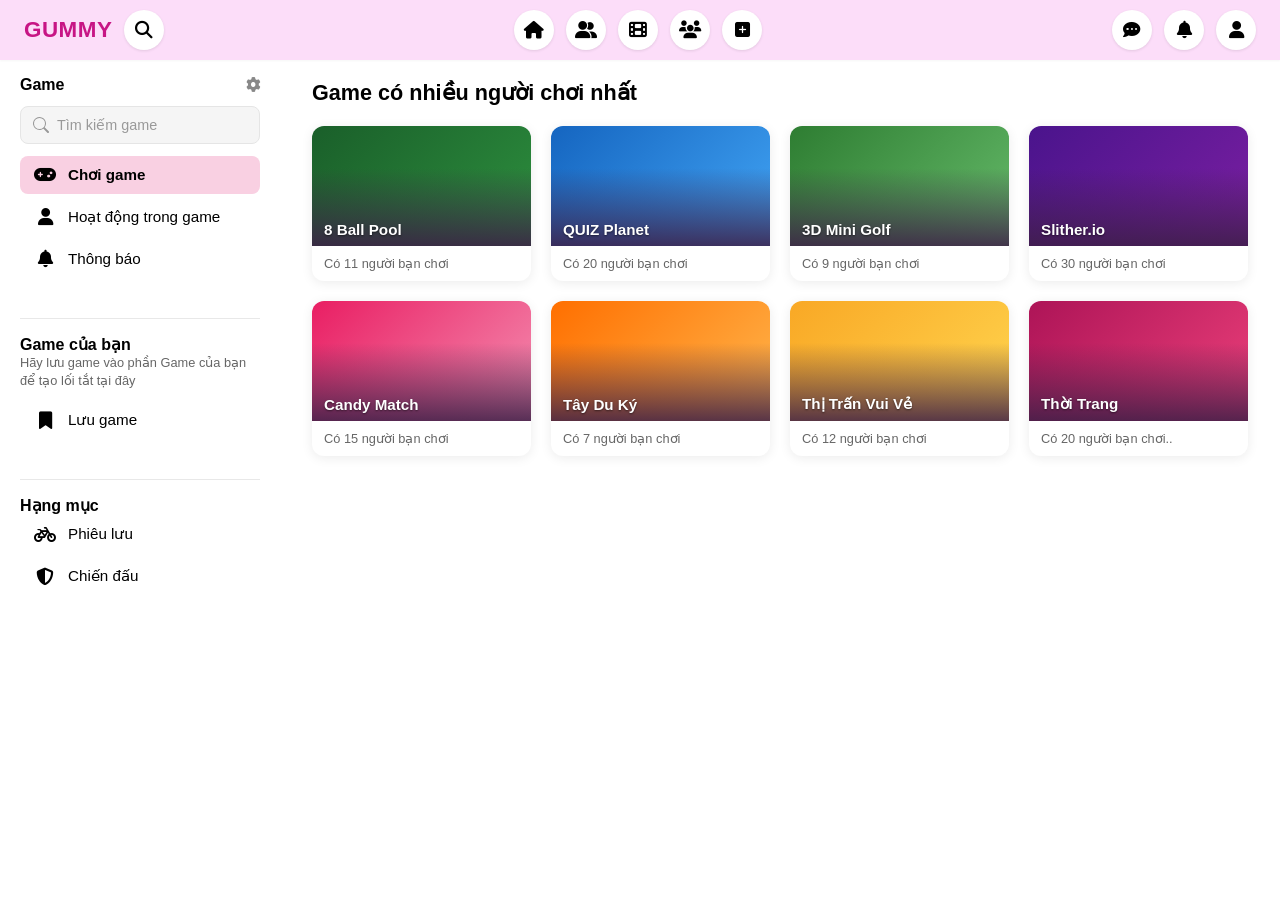
<file: game.html>
<!DOCTYPE html>
<html lang="vi">
<head>
  <meta charset="UTF-8">
  <meta name="viewport" content="width=device-width, initial-scale=1.0">
  <title>GUMMY - Game</title>
  <link rel="stylesheet" href="https://cdnjs.cloudflare.com/ajax/libs/font-awesome/6.4.0/css/all.min.css">
  <style>
    * {
      margin: 0;
      padding: 0;
      box-sizing: border-box;
    }
    body {
      font-family: 'Segoe UI', Tahoma, Geneva, Verdana, sans-serif;
      background: #fff;
      min-height: 100vh;
      color: #333;
    }

    /* Header - nền #FCDDF9, logo fuchsia, nút tròn trắng icon viền đen, 3 nhóm trái-giữa-phải */
    .header {
      background: #FCDDF9;
      min-height: 56px;
      display: flex;
      align-items: center;
      justify-content: space-between;
      padding: 10px 24px;
      position: fixed;
      top: 0;
      left: 0;
      right: 0;
      z-index: 100;
      box-shadow: 0 1px 2px rgba(0,0,0,0.04);
    }
    .header-left {
      display: flex;
      align-items: center;
      gap: 12px;
      flex-shrink: 0;
    }
    .logo {
      font-weight: 700;
      font-size: 1.4rem;
      color: #C71585;
      letter-spacing: 0.5px;
    }
    .header-btn {
      display: inline-flex;
      align-items: center;
      justify-content: center;
      width: 40px;
      height: 40px;
      border: none;
      background: #fff;
      color: #000;
      font-size: 1.1rem;
      cursor: pointer;
      border-radius: 50%;
      box-shadow: 0 1px 3px rgba(0,0,0,0.1);
      transition: box-shadow 0.2s;
    }
    .header-btn:hover {
      box-shadow: 0 2px 6px rgba(0,0,0,0.14);
    }
    .header-btn i {
      color: inherit;
      font-size: inherit;
    }
    .header-nav-center {
      display: flex;
      align-items: center;
      gap: 12px;
      flex: 1;
      justify-content: center;
    }
    .header-nav-right {
      display: flex;
      align-items: center;
      gap: 12px;
      flex-shrink: 0;
    }

    /* Layout */
    .layout {
      display: flex;
      padding-top: 56px;
      min-height: 100vh;
    }

    /* Sidebar - trắng, chữ đen, active #F9D0E2 chữ đen, divider */
    .sidebar {
      width: 280px;
      background: #fff;
      padding: 20px 0;
      box-shadow: 2px 0 8px rgba(0,0,0,0.04);
      flex-shrink: 0;
    }
    .sidebar-section {
      padding: 0 20px 20px;
    }
    .sidebar-section:last-child {
      padding-bottom: 24px;
    }
    .sidebar-divider {
      height: 1px;
      background: #e8e8e8;
      margin: 16px 20px;
    }
    .section-header {
      display: flex;
      align-items: center;
      justify-content: space-between;
      margin-bottom: 12px;
    }
    .section-title {
      font-weight: 700;
      font-size: 1rem;
      color: #000;
    }
    .section-header .fa-gear {
      color: #888;
      font-size: 0.9rem;
      cursor: pointer;
    }
    .search-box {
      width: 100%;
      padding: 10px 14px 10px 36px;
      border: 1px solid #e5e5e5;
      border-radius: 8px;
      font-size: 0.9rem;
      background: #f5f5f5 url("data:image/svg+xml,%3Csvg xmlns='http://www.w3.org/2000/svg' width='16' height='16' fill='%23999' viewBox='0 0 16 16'%3E%3Cpath d='M11.742 10.344a6.5 6.5 0 1 0-1.397 1.398h-.001c.03.04.062.078.098.115l3.85 3.85a1 1 0 0 0 1.415-1.414l-3.85-3.85a1.007 1.007 0 0 0-.115-.1zM12 6.5a5.5 5.5 0 1 1-11 0 5.5 5.5 0 0 1 11 0z'/%3E%3C/svg%3E") no-repeat 12px center;
      margin-bottom: 12px;
    }
    .search-box::placeholder {
      color: #999;
    }
    .nav-item {
      display: flex;
      align-items: center;
      gap: 12px;
      padding: 10px 14px;
      border-radius: 8px;
      cursor: pointer;
      font-size: 0.95rem;
      color: #000;
      margin-bottom: 4px;
      transition: background 0.2s;
    }
    .nav-item:hover {
      background: #f5f5f5;
    }
    .nav-item.active {
      background: #F9D0E2;
      color: #000;
      font-weight: 600;
    }
    .nav-item i {
      font-size: 1.1rem;
      width: 22px;
      text-align: center;
      color: inherit;
    }
    .sidebar-desc {
      font-size: 0.8rem;
      color: #666;
      line-height: 1.4;
      margin-bottom: 12px;
    }
    .category-title {
      font-weight: 700;
      font-size: 1rem;
      color: #000;
      margin-bottom: 12px;
    }

    /* Main - nền trắng, tiêu đề đen */
    .main {
      flex: 1;
      padding: 24px 32px 40px;
      overflow-x: hidden;
      background: #fff;
    }
    .main-title {
      font-weight: 700;
      font-size: 1.35rem;
      color: #000;
      margin-bottom: 20px;
    }
    .games-grid {
      display: grid;
      grid-template-columns: repeat(auto-fill, minmax(180px, 1fr));
      gap: 20px;
    }
    .game-card {
      background: white;
      border-radius: 12px;
      overflow: hidden;
      box-shadow: 0 2px 12px rgba(0,0,0,0.08);
      cursor: pointer;
      transition: transform 0.2s, box-shadow 0.2s;
    }
    .game-card:hover {
      transform: translateY(-4px);
      box-shadow: 0 8px 24px rgba(0,0,0,0.12);
    }
    .game-card-thumb {
      height: 120px;
      background-size: cover;
      background-position: center;
      position: relative;
      display: block;
    }
    .game-card-thumb::after {
      content: '';
      position: absolute;
      bottom: 0;
      left: 0;
      right: 0;
      height: 65%;
      background: linear-gradient(transparent, rgba(60, 30, 70, 0.85));
    }
    .game-card-title {
      position: absolute;
      bottom: 8px;
      left: 12px;
      right: 12px;
      font-weight: 700;
      font-size: 0.95rem;
      color: white;
      text-shadow: 0 1px 2px rgba(0,0,0,0.5);
      z-index: 1;
    }
    .game-card-info {
      padding: 10px 12px;
      font-size: 0.8rem;
      color: #666;
    }
  </style>
</head>
<body>
  <header class="header">
    <div class="header-left">
      <span class="logo">GUMMY</span>
      <button type="button" class="header-btn" title="Tìm kiếm" aria-label="Tìm kiếm"><i class="fas fa-search"></i></button>
    </div>
    <nav class="header-nav-center">
      <button type="button" class="header-btn" title="Trang chủ"><i class="fas fa-house"></i></button>
      <button type="button" class="header-btn" title="Bạn bè"><i class="fas fa-user-group"></i></button>
      <button type="button" class="header-btn" title="Phim"><i class="fas fa-film"></i></button>
      <button type="button" class="header-btn" title="Nhóm"><i class="fas fa-users"></i></button>
      <button type="button" class="header-btn" title="Thêm"><i class="fas fa-square-plus"></i></button>
    </nav>
    <nav class="header-nav-right">
      <button type="button" class="header-btn" title="Tin nhắn"><i class="fas fa-comment-dots"></i></button>
      <button type="button" class="header-btn" title="Thông báo"><i class="fas fa-bell"></i></button>
      <button type="button" class="header-btn" title="Cá nhân"><i class="fas fa-user"></i></button>
    </nav>
  </header>

  <div class="layout">
    <aside class="sidebar">
      <div class="sidebar-section">
        <div class="section-header">
          <span class="section-title">Game</span>
          <i class="fas fa-gear"></i>
        </div>
        <input type="text" class="search-box" placeholder="Tìm kiếm game" />
        <div class="nav-item active">
          <i class="fas fa-gamepad"></i>
          Chơi game
        </div>
        <div class="nav-item">
          <i class="fas fa-user"></i>
          Hoạt động trong game
        </div>
        <div class="nav-item">
          <i class="fas fa-bell"></i>
          Thông báo
        </div>
      </div>
      <div class="sidebar-divider"></div>
      <div class="sidebar-section">
        <span class="category-title">Game của bạn</span>
        <p class="sidebar-desc">Hãy lưu game vào phần Game của bạn để tạo lối tắt tại đây</p>
        <div class="nav-item">
          <i class="fas fa-bookmark"></i>
          Lưu game
        </div>
      </div>
      <div class="sidebar-divider"></div>
      <div class="sidebar-section">
        <span class="category-title">Hạng mục</span>
        <div class="nav-item">
          <i class="fas fa-bicycle"></i>
          Phiêu lưu
        </div>
        <div class="nav-item">
          <i class="fas fa-shield-alt"></i>
          Chiến đấu
        </div>
      </div>
    </aside>

    <main class="main">
      <h1 class="main-title">Game có nhiều người chơi nhất</h1>
      <div class="games-grid">
        <div class="game-card">
          <div class="game-card-thumb" style="background: linear-gradient(135deg, #1a5f2a 0%, #2d8f3e 100%);">
            <span class="game-card-title">8 Ball Pool</span>
          </div>
          <div class="game-card-info">Có 11 người bạn chơi</div>
        </div>
        <div class="game-card">
          <div class="game-card-thumb" style="background: linear-gradient(135deg, #1565c0 0%, #42a5f5 100%);">
            <span class="game-card-title">QUIZ Planet</span>
          </div>
          <div class="game-card-info">Có 20 người bạn chơi</div>
        </div>
        <div class="game-card">
          <div class="game-card-thumb" style="background: linear-gradient(135deg, #2e7d32 0%, #66bb6a 100%);">
            <span class="game-card-title">3D Mini Golf</span>
          </div>
          <div class="game-card-info">Có 9 người bạn chơi</div>
        </div>
        <div class="game-card">
          <div class="game-card-thumb" style="background: linear-gradient(135deg, #4a148c 0%, #7b1fa2 100%);">
            <span class="game-card-title">Slither.io</span>
          </div>
          <div class="game-card-info">Có 30 người bạn chơi</div>
        </div>
        <div class="game-card">
          <div class="game-card-thumb" style="background: linear-gradient(135deg, #e91e63 0%, #f48fb1 100%);">
            <span class="game-card-title">Candy Match</span>
          </div>
          <div class="game-card-info">Có 15 người bạn chơi</div>
        </div>
        <div class="game-card">
          <div class="game-card-thumb" style="background: linear-gradient(135deg, #ff6f00 0%, #ffb74d 100%);">
            <span class="game-card-title">Tây Du Ký</span>
          </div>
          <div class="game-card-info">Có 7 người bạn chơi</div>
        </div>
        <div class="game-card">
          <div class="game-card-thumb" style="background: linear-gradient(135deg, #f9a825 0%, #ffd54f 100%);">
            <span class="game-card-title">Thị Trấn Vui Vẻ</span>
          </div>
          <div class="game-card-info">Có 12 người bạn chơi</div>
        </div>
        <div class="game-card">
          <div class="game-card-thumb" style="background: linear-gradient(135deg, #ad1457 0%, #ec407a 100%);">
            <span class="game-card-title">Thời Trang</span>
          </div>
          <div class="game-card-info">Có 20 người bạn chơi..</div>
        </div>
      </div>
    </main>
  </div>
</body>
</html>
</file>
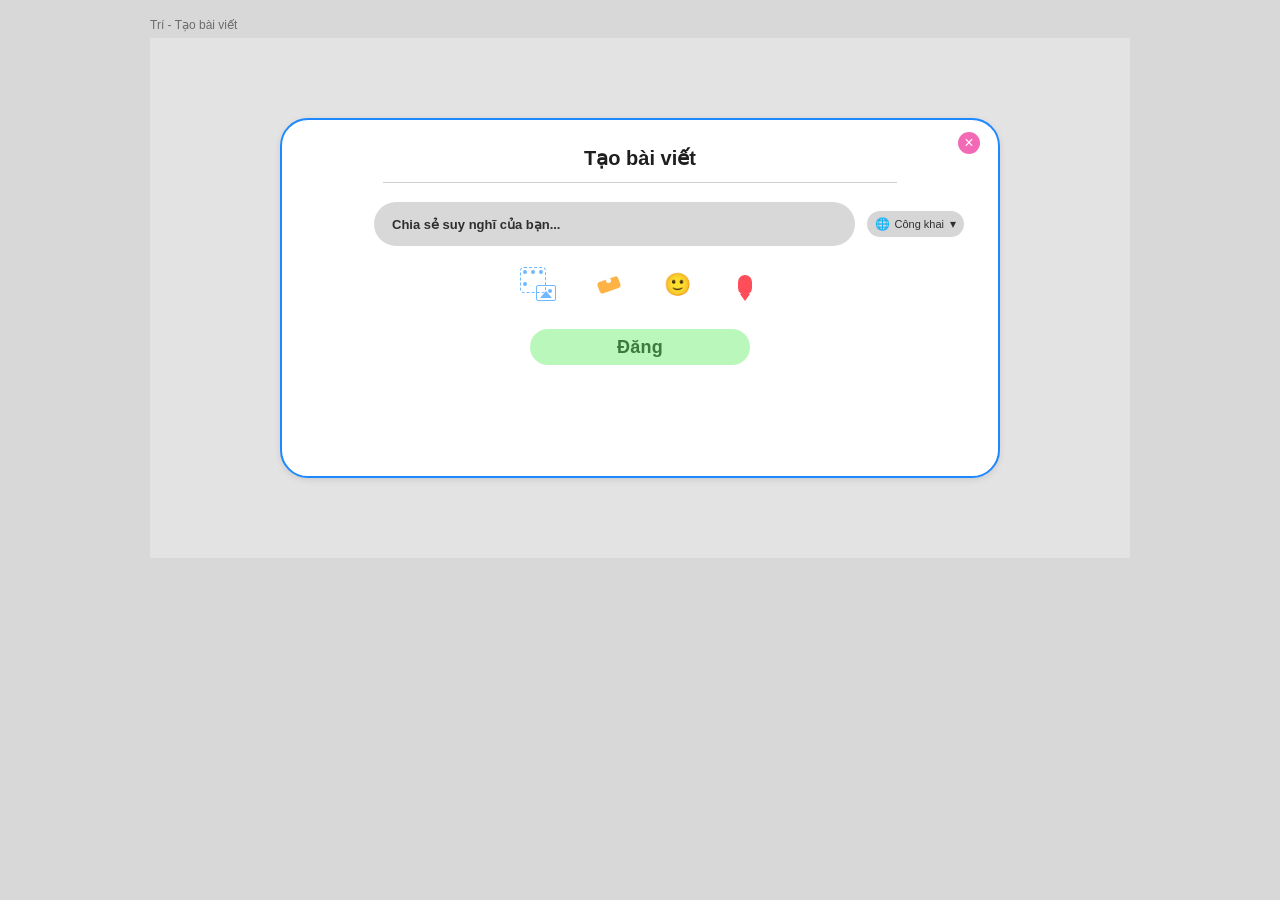
<file: post.html>
<!DOCTYPE html>
<html lang="vi">
  <head>
    <meta charset="UTF-8" />
    <meta name="viewport" content="width=device-width, initial-scale=1.0" />
    <title>Trí - Tạo bài viết</title>
    <link rel="stylesheet" href="./post.css" />
  </head>
  <body>
    <div class="page-title">Trí - Tạo bài viết</div>

    <div class="canvas">
      <div class="modal">
        <button class="close-btn" aria-label="Đóng">
          <span>×</span>
        </button>

        <div class="modal-title">Tạo bài viết</div>
        <div class="title-divider"></div>

        <div class="composer">
          <div class="avatar"></div>
          <div class="input-pill">Chia sẻ suy nghĩ của bạn...</div>
          <div class="privacy-pill">
            <span class="globe-icon">🌐</span>
            <span>Công khai</span>
            <span class="caret">▾</span>
          </div>
        </div>

        <div class="action-row">
          <div class="action-icon image">
            <div class="stamp">
              <div class="stamp-dot"></div>
              <div class="stamp-dot"></div>
              <div class="stamp-dot"></div>
              <div class="stamp-dot"></div>
            </div>
            <div class="picture">
              <div class="sun"></div>
              <div class="mount"></div>
            </div>
          </div>
          <div class="action-icon tag">
            <div class="tag-body"></div>
            <div class="tag-hole"></div>
          </div>
          <div class="action-icon emoji">🙂</div>
          <div class="action-icon location">
            <div class="pin"></div>
          </div>
        </div>

        <button class="submit-btn">Đăng</button>
      </div>
    </div>
  </body>
</html>
</file>
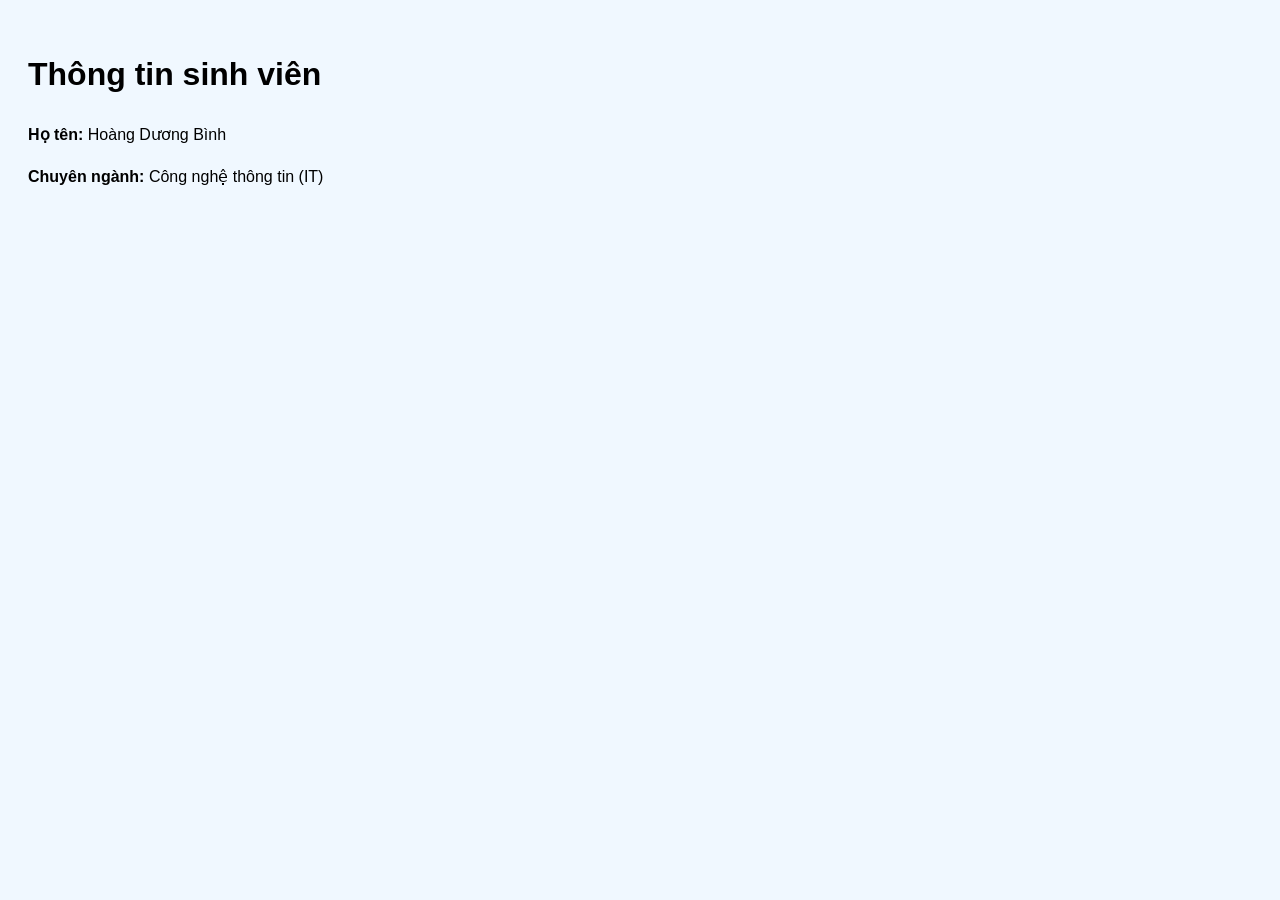
<file: profile.html>
<!DOCTYPE html>
<html lang="vi">
<head>
    <meta charset="UTF-8">
    <title>Hồ sơ cá nhân - HoangDuongBinh</title>
    <style>
    body {
        background-color: #f0f8ff; /* Màu xanh nhạt */
        font-family: Arial, sans-serif;
        line-height: 1.6;
        padding: 20px;
    }
    </style>
</head>
<body>
    <h1>Thông tin sinh viên</h1>
    <p><strong>Họ tên:</strong> Hoàng Dương Bình</p>
    <p><strong>Chuyên ngành:</strong> Công nghệ thông tin (IT)</p>
</body>
</html>
</file>
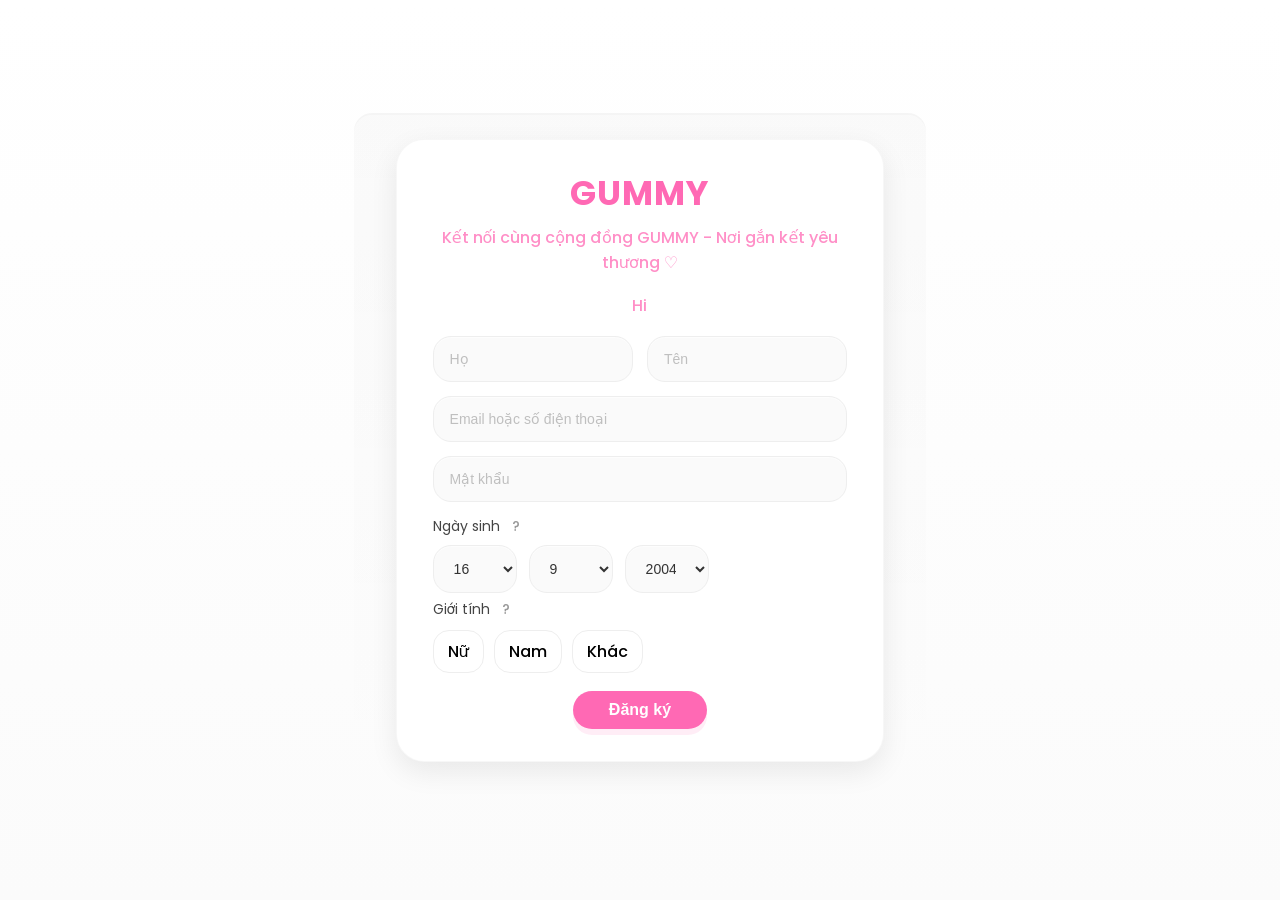
<file: register.html>
<!doctype html>
<html lang="vi">
<head>
  <meta charset="utf-8" />
  <meta name="viewport" content="width=device-width,initial-scale=1" />
  <title>Đăng ký — GUMMY</title>
  <link href="https://fonts.googleapis.com/css2?family=Poppins:wght@300;400;600;700&display=swap" rel="stylesheet">
  <style>
    :root{
      --pink:#ff69b4;
      --soft:#f7f7f7;
      --muted:#bfbfbf;
      --card-bg:#fff;
      --radius:28px;
      --shadow:0 10px 28px rgba(0,0,0,0.08);
    }
    *{box-sizing:border-box}
    html,body{height:100%;}
    body{
      margin:0; font-family:'Poppins',system-ui,Segoe UI,Roboto,Arial; background:linear-gradient(180deg,#fff 0%,#fbfbfb 100%);
      display:flex; align-items:center; justify-content:center; padding:40px;
    }
    .stage{width:520px; max-width:94%;}
    .card{
      background:var(--card-bg); border-radius:var(--radius); padding:28px 36px 32px; box-shadow:var(--shadow); border:1px solid rgba(0,0,0,0.03);
      position:relative;
    }
    .brand{ text-align:center; margin-bottom:6px }
    .brand h1{ margin:0; color:var(--pink); letter-spacing:1px; font-size:34px; font-weight:700 }
    .brand p{ margin:6px 0 18px; color:#ff8fc7; font-weight:500 }

    form .row{display:flex; gap:14px}
    .field{width:100%; margin-bottom:14px}
    input[type=text], input[type=email], input[type=password], select{
      width:100%; padding:14px 16px; border-radius:18px; border:1px solid #eee; background:#fafafa; outline:none; font-size:14px; color:#333;
      box-shadow:inset 0 1px 0 rgba(255,255,255,0.6);
    }
    input::placeholder{color:var(--muted)}
    .small{width:110px}
    .date-row{display:flex; gap:12px; align-items:center}
    .date-row .small{width:84px}

    .gender{display:flex; gap:10px; margin-top:10px}
    .gender label{display:inline-flex; align-items:center; gap:8px; padding:8px 14px; border-radius:16px; border:1px solid #eee; cursor:pointer; background:#fff; font-weight:500}
    .gender input{display:none}
    .gender input:checked + span{background:linear-gradient(180deg,#fff 0,#fff);}

    .btn-wrap{text-align:center; margin-top:18px}
    .btn{
      display:inline-block; padding:10px 36px; background:var(--pink); color:#fff; border-radius:20px; border:none; font-weight:700; font-size:16px; box-shadow:0 6px 0 rgba(255,105,180,0.12);
    }

    /* subtle outer frame to match screenshot */
    .outer{
      padding:26px; border-radius:18px; background:linear-gradient(180deg,rgba(0,0,0,0.02),transparent); display:flex; justify-content:center; align-items:center; box-shadow:0 2px 0 rgba(0,0,0,0.02) inset;
    }

    /* responsive tweaks */
    @media (max-width:460px){
      .row{flex-direction:column}
      .brand h1{font-size:28px}
    }
  </style>
</head>
<body>
  <div class="outer">
    <div class="stage">
      <div class="card">
        <div class="brand">
          <h1>GUMMY</h1>
          <p>Kết nối cùng cộng đồng GUMMY - Nơi gắn kết yêu thương ♡</p>
          <p>Hi</p>
        </div>

        <form aria-label="form đăng ký">
          <div class="row">
            <div class="field"><input type="text" placeholder="Họ" /></div>
            <div class="field"><input type="text" placeholder="Tên" /></div>
          </div>

          <div class="field"><input type="email" placeholder="Email hoặc số điện thoại" /></div>
          <div class="field"><input type="password" placeholder="Mật khẩu" /></div>

          <div style="margin-top:8px; color:#444; font-size:14px;">Ngày sinh <span style="color:#999; font-weight:500; margin-left:8px">?</span></div>
          <div class="date-row" style="margin:8px 0 6px">
            <select class="small" aria-label="ngày">
              <option>1</option>
              <option selected>16</option>
              <option>30</option>
            </select>
            <select class="small" aria-label="tháng">
              <option>1</option>
              <option selected>9</option>
              <option>12</option>
            </select>
            <select class="small" aria-label="năm">
              <option>2000</option>
              <option selected>2004</option>
              <option>2010</option>
            </select>
          </div>

          <div style="margin-top:6px; color:#444; font-size:14px;">Giới tính <span style="color:#999; font-weight:500; margin-left:8px">?</span></div>
          <div class="gender">
            <label><input type="radio" name="gender" value="female" checked /><span>Nữ</span></label>
            <label><input type="radio" name="gender" value="male" /><span>Nam</span></label>
            <label><input type="radio" name="gender" value="other" /><span>Khác</span></label>
          </div>

          <div class="btn-wrap"><button class="btn" type="button">Đăng ký</button></div>
        </form>
      </div>
    </div>
  </div>
</body>
</html>
</file>
<file: post.css>
* {
  box-sizing: border-box;
  margin: 0;
  padding: 0;
}

body {
  font-family: "Segoe UI", Arial, sans-serif;
  background: #d8d8d8;
  color: #2a2a2a;
}

.page-title {
  width: 980px;
  margin: 18px auto 6px;
  font-size: 12px;
  color: #6b6b6b;
}

.canvas {
  width: 980px;
  height: 520px;
  margin: 0 auto 24px;
  background: #e3e3e3;
  display: flex;
  align-items: center;
  justify-content: center;
}

.modal {
  width: 720px;
  height: 360px;
  background: #fff;
  border-radius: 28px;
  border: 2px solid #1e88ff;
  position: relative;
  box-shadow: 0 2px 6px rgba(0, 0, 0, 0.1);
  padding: 20px 28px;
}

.close-btn {
  position: absolute;
  top: 12px;
  right: 18px;
  width: 22px;
  height: 22px;
  border-radius: 50%;
  border: none;
  background: #f26ab5;
  color: #fff;
  font-size: 16px;
  line-height: 1;
  cursor: default;
}

.modal-title {
  text-align: center;
  font-weight: 700;
  font-size: 20px;
  color: #1f1f1f;
  margin-top: 6px;
}

.title-divider {
  height: 1px;
  background: #cfcfcf;
  margin: 12px auto 18px;
  width: 78%;
}

.composer {
  display: flex;
  align-items: center;
  gap: 12px;
  padding: 0 6px;
}

.avatar {
  width: 46px;
  height: 46px;
  border-radius: 50%;
  background: url("https://images.unsplash.com/photo-1524504388940-b1c1722653e1?auto=format&fit=crop&w=200&q=80")
    center/cover no-repeat;
}

.input-pill {
  flex: 1;
  height: 44px;
  background: #d8d8d8;
  border-radius: 22px;
  display: flex;
  align-items: center;
  padding: 0 18px;
  color: #2f2f2f;
  font-weight: 600;
  font-size: 13px;
}

.privacy-pill {
  height: 26px;
  background: #d6d6d6;
  border-radius: 14px;
  display: flex;
  align-items: center;
  gap: 4px;
  padding: 0 8px;
  font-size: 11px;
  color: #2f2f2f;
  white-space: nowrap;
}

.globe-icon {
  font-size: 12px;
}

.caret {
  font-size: 12px;
  margin-left: 2px;
}

.action-row {
  display: flex;
  align-items: center;
  justify-content: center;
  gap: 34px;
  margin: 18px 0 24px;
}

.action-icon {
  width: 34px;
  height: 34px;
  display: flex;
  align-items: center;
  justify-content: center;
  position: relative;
}

.action-icon.emoji {
  font-size: 22px;
}

.action-icon.location .pin {
  width: 14px;
  height: 20px;
  background: #ff4d5a;
  border-radius: 7px 7px 7px 7px;
  position: relative;
}

.action-icon.location .pin::after {
  content: "";
  position: absolute;
  left: 50%;
  bottom: -6px;
  width: 0;
  height: 0;
  border-left: 5px solid transparent;
  border-right: 5px solid transparent;
  border-top: 7px solid #ff4d5a;
  transform: translateX(-50%);
}

.action-icon.tag .tag-body {
  width: 22px;
  height: 12px;
  background: #ffb347;
  transform: rotate(-20deg);
  border-radius: 3px;
}

.action-icon.tag .tag-hole {
  width: 5px;
  height: 5px;
  background: #fff;
  border-radius: 50%;
  position: absolute;
  top: 10px;
  left: 14px;
}

.action-icon.image {
  width: 40px;
  height: 40px;
}

.stamp {
  width: 26px;
  height: 26px;
  border: 1px dashed #6eb9ff;
  border-radius: 4px;
  position: absolute;
  left: 2px;
  top: 2px;
  display: flex;
  flex-wrap: wrap;
  gap: 4px;
  padding: 2px;
}

.stamp-dot {
  width: 4px;
  height: 4px;
  background: #6eb9ff;
  border-radius: 2px;
}

.picture {
  width: 20px;
  height: 16px;
  border: 1px solid #6eb9ff;
  position: absolute;
  right: 2px;
  bottom: 4px;
  border-radius: 2px;
}

.picture .sun {
  width: 4px;
  height: 4px;
  background: #6eb9ff;
  border-radius: 50%;
  position: absolute;
  top: 3px;
  right: 3px;
}

.picture .mount {
  width: 0;
  height: 0;
  border-left: 6px solid transparent;
  border-right: 6px solid transparent;
  border-bottom: 7px solid #6eb9ff;
  position: absolute;
  bottom: 2px;
  left: 3px;
}

.submit-btn {
  margin: 0 auto;
  display: block;
  width: 220px;
  height: 36px;
  border-radius: 18px;
  border: none;
  background: #baf7ba;
  color: #3d7a3d;
  font-weight: 700;
  font-size: 18px;
  letter-spacing: 0.2px;
}
</file>
